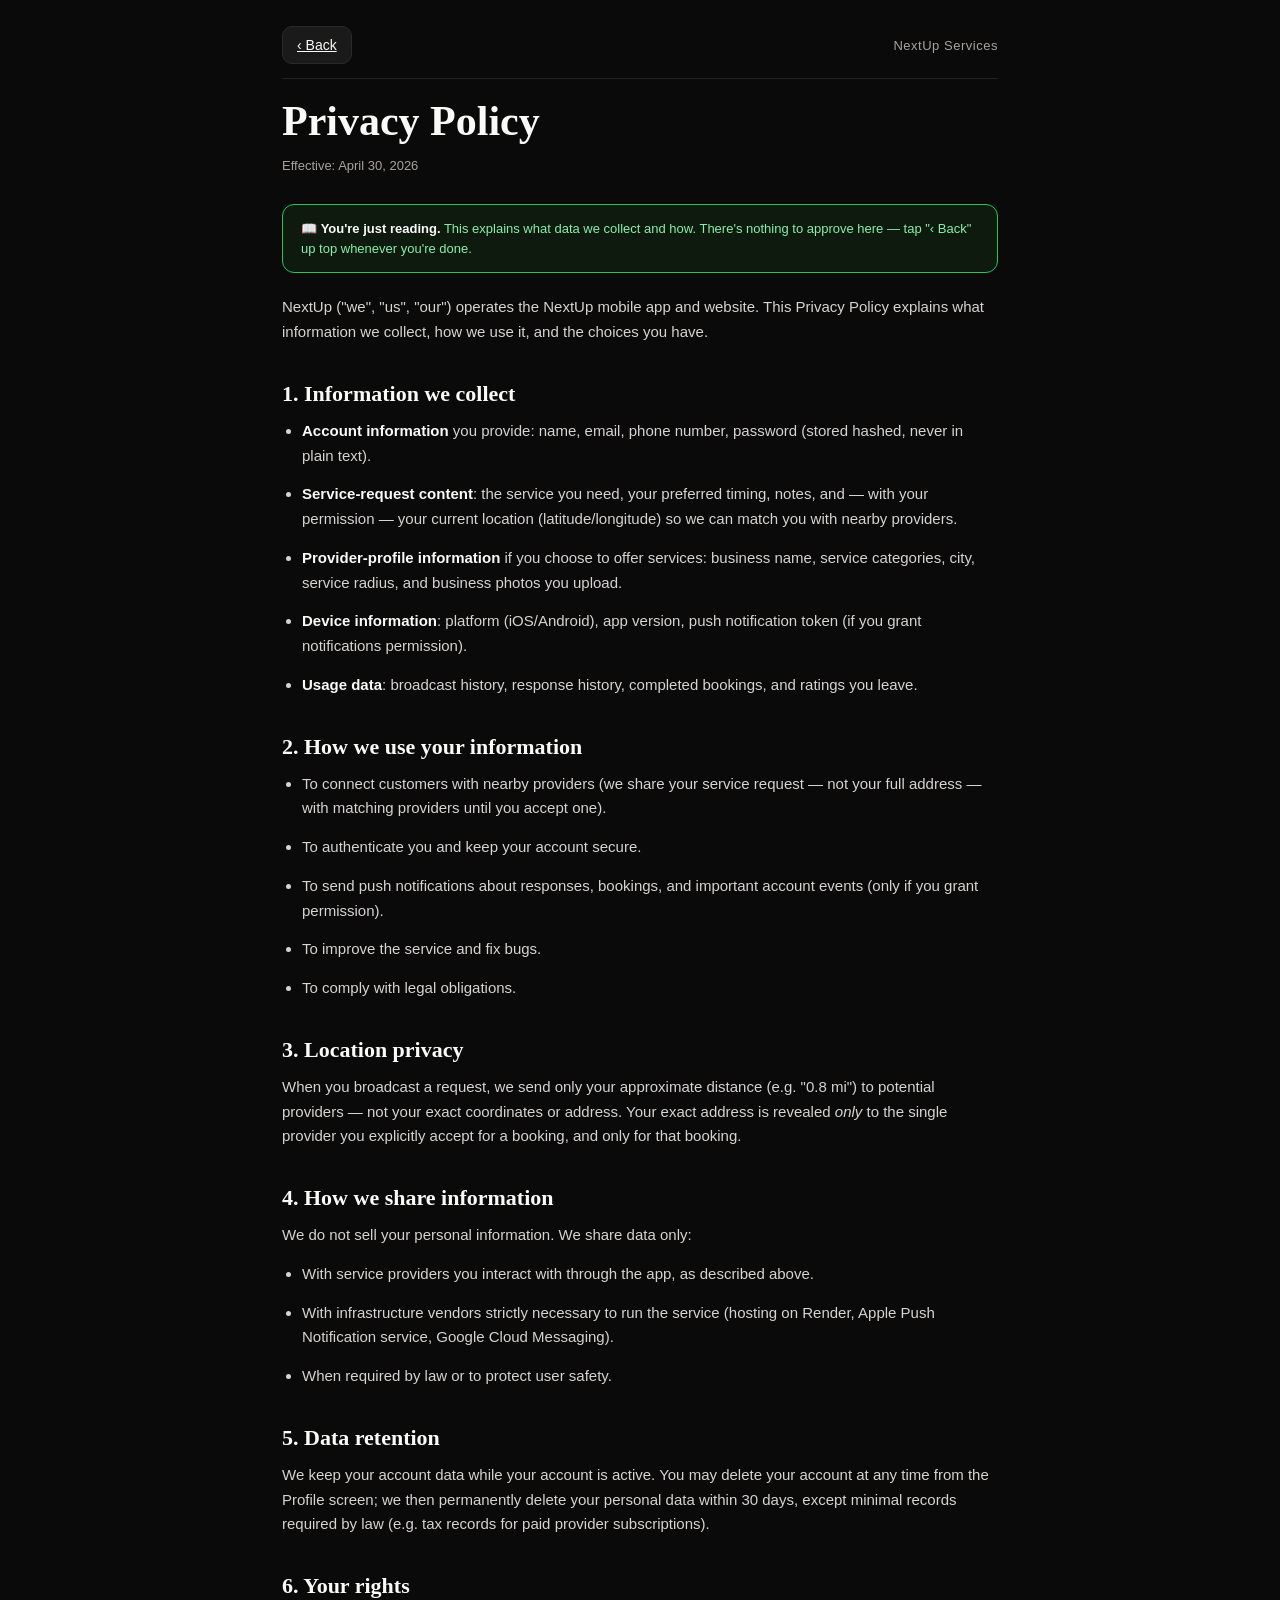
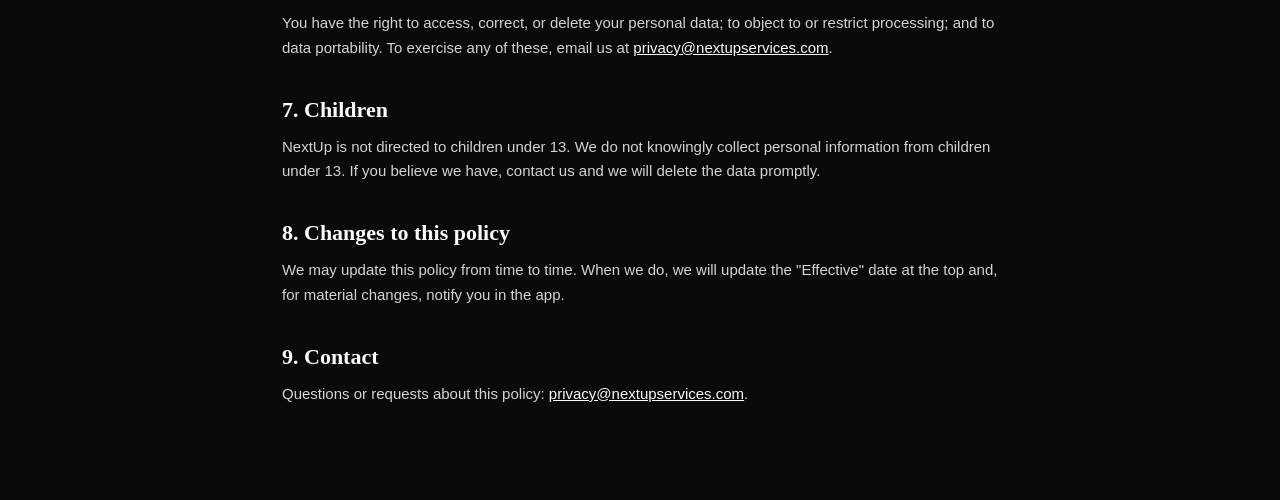
<file: privacy.html>
<!DOCTYPE html>
<html lang="en">
<head>
<meta charset="UTF-8">
<meta name="viewport" content="width=device-width, initial-scale=1.0, viewport-fit=cover">
<title>Privacy Policy — NextUp Services</title>
<meta name="description" content="NextUp Services privacy policy — what data we collect, how we use it, and your rights.">
<link rel="canonical" href="https://nextupservices.com/privacy.html">
<link rel="icon" type="image/png" href="./favicon.png">
<style>
  /* Self-contained styles (no external CSS) so this page renders identically
     in the public website AND inside the Capacitor app webview, where
     ./base.css and ./style.css don't exist. */
  *, *::before, *::after { box-sizing: border-box; }
  /* iOS WKWebView scroll fix — see terms.html for the full reasoning.
     html locked to viewport, body is the explicit scroll container.
     Avoids the nested-scroll trap that iOS handles unreliably. */
  html, body {
    margin: 0;
    padding: 0;
    background: #0a0a0a;
    color: #fafaf9;
    font-family: -apple-system, BlinkMacSystemFont, "Segoe UI", "Helvetica Neue", Arial, sans-serif;
    -webkit-text-size-adjust: 100%;
  }
  /* v1.3.14 — bulletproof scroll. See terms.html for full reasoning.
     Default window scroll, no height constraints, safe-area padding
     moved into .legal wrapper. */
  body {
    -webkit-overflow-scrolling: touch;
    min-height: 100%;
  }
  .legal {
    max-width: 760px;
    margin: 0 auto;
    padding-top: calc(18px + env(safe-area-inset-top));
    padding-bottom: calc(80px + env(safe-area-inset-bottom));
    padding-left: calc(22px + env(safe-area-inset-left));
    padding-right: calc(22px + env(safe-area-inset-right));
  }
  .legal__topbar {
    display: flex;
    align-items: center;
    justify-content: space-between;
    padding: 8px 0 14px;
    border-bottom: 1px solid #232323;
    margin-bottom: 18px;
  }
  .legal__back {
    display: inline-block;
    padding: 10px 14px;
    background: #1a1a1a;
    border: 1px solid #2a2a2a;
    border-radius: 10px;
    font-size: 14px;
    color: #fafaf9;
    text-decoration: none;
    cursor: pointer;
    -webkit-tap-highlight-color: transparent;
  }
  .legal__back:active { background: #232323; }
  .legal__brand { font-size: 13px; color: #a8a29e; letter-spacing: 0.04em; }
  .legal h1 { font-family: Georgia, "Times New Roman", serif; font-size: clamp(28px, 5vw, 42px); margin: 0 0 10px; font-weight: 600; }
  .legal .legal__updated { color: #a8a29e; font-size: 13px; margin-bottom: 28px; }
  .legal h2 { font-family: Georgia, "Times New Roman", serif; font-size: 22px; margin: 36px 0 12px; color: #fafaf9; font-weight: 600; }
  .legal p, .legal li { font-size: 15px; line-height: 1.65; color: #d6d3d1; margin: 0 0 14px; }
  .legal ul { padding-left: 20px; margin: 0 0 14px; }
  .legal a { color: #fafaf9; text-decoration: underline; }
  .legal__readonly { background: #0f1a0f; border: 1px solid #22c55e; border-radius: 12px; padding: 14px 18px; margin: 6px 0 22px; }
  .legal__readonly p { color: #86efac; margin: 0; font-size: 13px; line-height: 1.5; }
  .legal strong { color: #fafaf9; }
</style>
</head>
<body>
<div class="legal">
  <div class="legal__topbar">
    <a href="javascript:void(0)" class="legal__back" id="back-btn" role="button">&lsaquo; Back</a>
    <span class="legal__brand">NextUp Services</span>
  </div>
  <h1>Privacy Policy</h1>
  <p class="legal__updated">Effective: April 30, 2026</p>

  <div class="legal__readonly">
    <p>📖 <strong>You're just reading.</strong> This explains what data we collect and how. There's nothing to approve here — tap "&lsaquo; Back" up top whenever you're done.</p>
  </div>

  <p>NextUp ("we", "us", "our") operates the NextUp mobile app and website. This Privacy Policy explains what information we collect, how we use it, and the choices you have.</p>

  <h2>1. Information we collect</h2>
  <ul>
    <li><strong>Account information</strong> you provide: name, email, phone number, password (stored hashed, never in plain text).</li>
    <li><strong>Service-request content</strong>: the service you need, your preferred timing, notes, and — with your permission — your current location (latitude/longitude) so we can match you with nearby providers.</li>
    <li><strong>Provider-profile information</strong> if you choose to offer services: business name, service categories, city, service radius, and business photos you upload.</li>
    <li><strong>Device information</strong>: platform (iOS/Android), app version, push notification token (if you grant notifications permission).</li>
    <li><strong>Usage data</strong>: broadcast history, response history, completed bookings, and ratings you leave.</li>
  </ul>

  <h2>2. How we use your information</h2>
  <ul>
    <li>To connect customers with nearby providers (we share your service request — not your full address — with matching providers until you accept one).</li>
    <li>To authenticate you and keep your account secure.</li>
    <li>To send push notifications about responses, bookings, and important account events (only if you grant permission).</li>
    <li>To improve the service and fix bugs.</li>
    <li>To comply with legal obligations.</li>
  </ul>

  <h2>3. Location privacy</h2>
  <p>When you broadcast a request, we send only your approximate distance (e.g. "0.8 mi") to potential providers — not your exact coordinates or address. Your exact address is revealed <em>only</em> to the single provider you explicitly accept for a booking, and only for that booking.</p>

  <h2>4. How we share information</h2>
  <p>We do not sell your personal information. We share data only:</p>
  <ul>
    <li>With service providers you interact with through the app, as described above.</li>
    <li>With infrastructure vendors strictly necessary to run the service (hosting on Render, Apple Push Notification service, Google Cloud Messaging).</li>
    <li>When required by law or to protect user safety.</li>
  </ul>

  <h2>5. Data retention</h2>
  <p>We keep your account data while your account is active. You may delete your account at any time from the Profile screen; we then permanently delete your personal data within 30 days, except minimal records required by law (e.g. tax records for paid provider subscriptions).</p>

  <h2>6. Your rights</h2>
  <p>You have the right to access, correct, or delete your personal data; to object to or restrict processing; and to data portability. To exercise any of these, email us at <a href="mailto:privacy@nextupservices.com">privacy@nextupservices.com</a>.</p>

  <h2>7. Children</h2>
  <p>NextUp is not directed to children under 13. We do not knowingly collect personal information from children under 13. If you believe we have, contact us and we will delete the data promptly.</p>

  <h2>8. Changes to this policy</h2>
  <p>We may update this policy from time to time. When we do, we will update the "Effective" date at the top and, for material changes, notify you in the app.</p>

  <h2>9. Contact</h2>
  <p>Questions or requests about this policy: <a href="mailto:privacy@nextupservices.com">privacy@nextupservices.com</a>.</p>
</div>

<script>
  // Smart back button: prefer browser history; fall back to "./" if direct visit.
  (function () {
    var btn = document.getElementById('back-btn');
    if (!btn) return;
    btn.addEventListener('click', function () {
      if (window.history && window.history.length > 1) {
        window.history.back();
      } else {
        window.location.href = './';
      }
    });
  })();
</script>
</body>
</html>
</file>
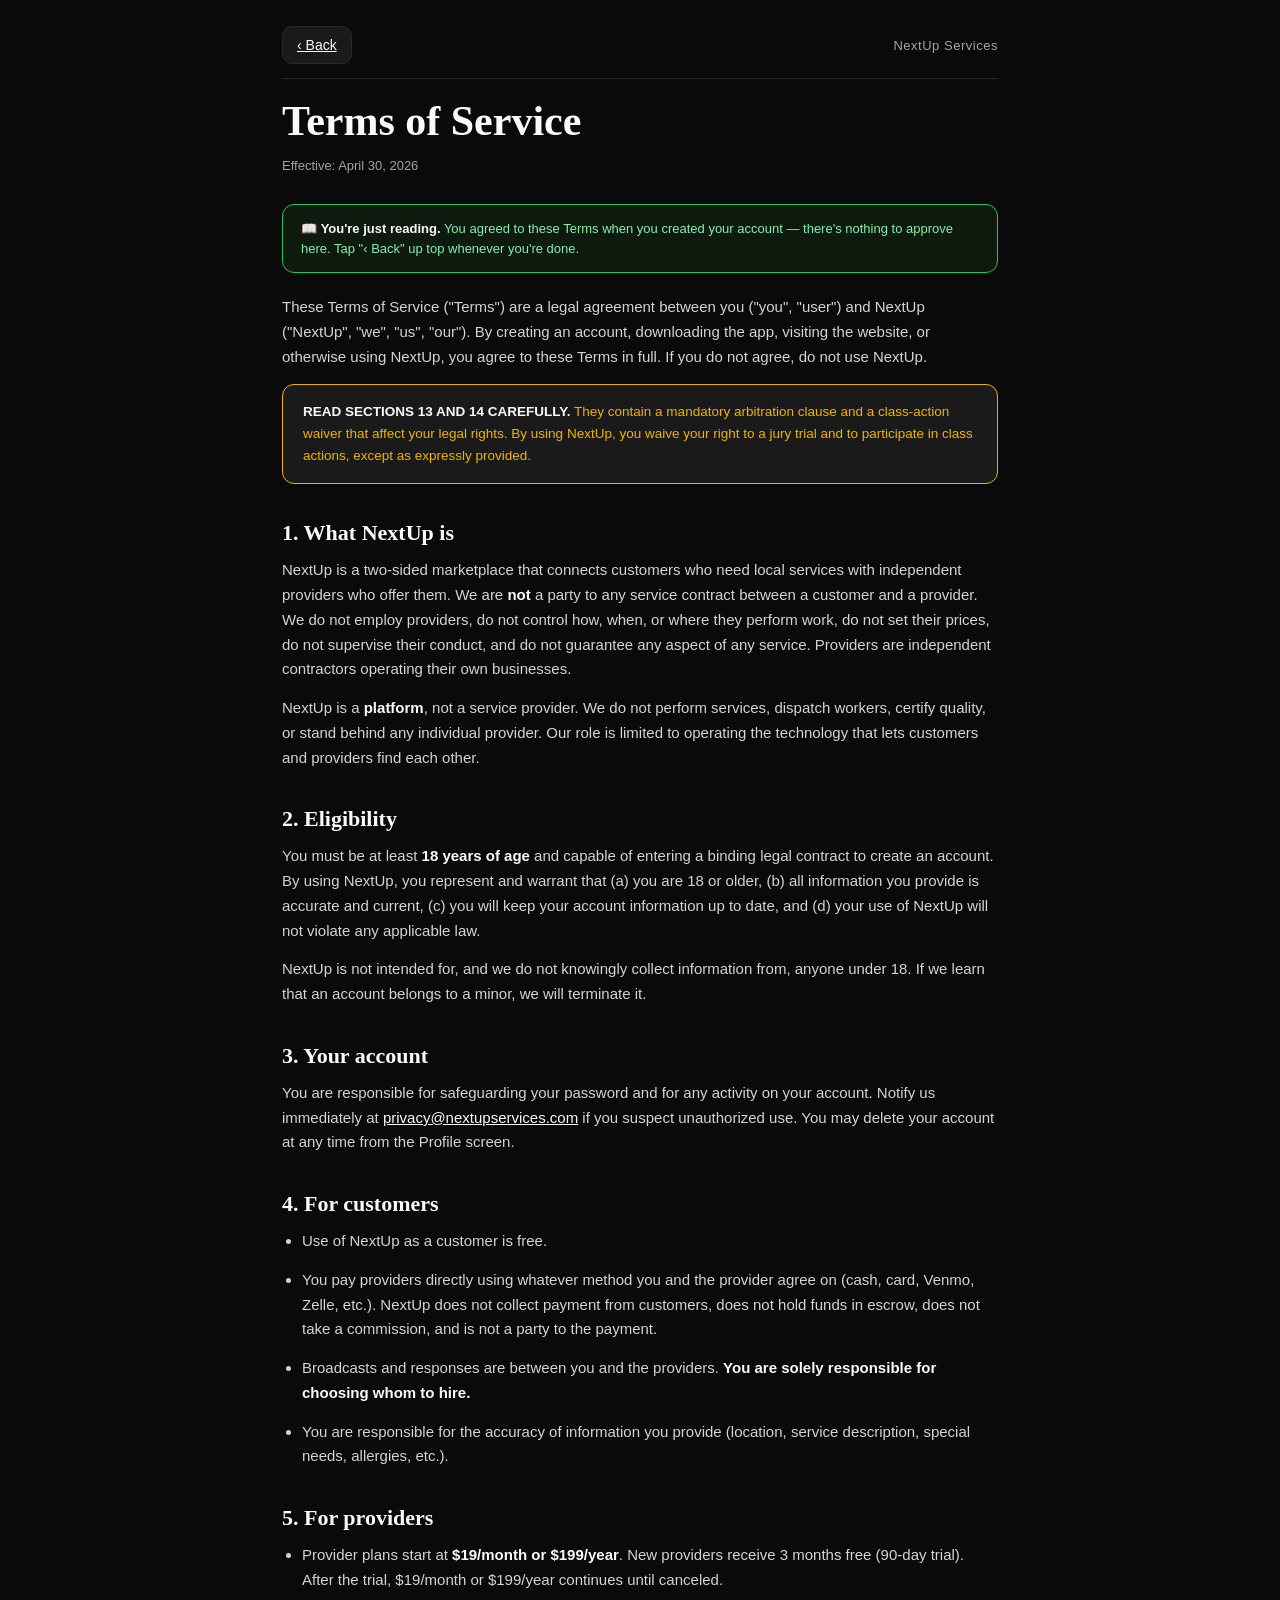
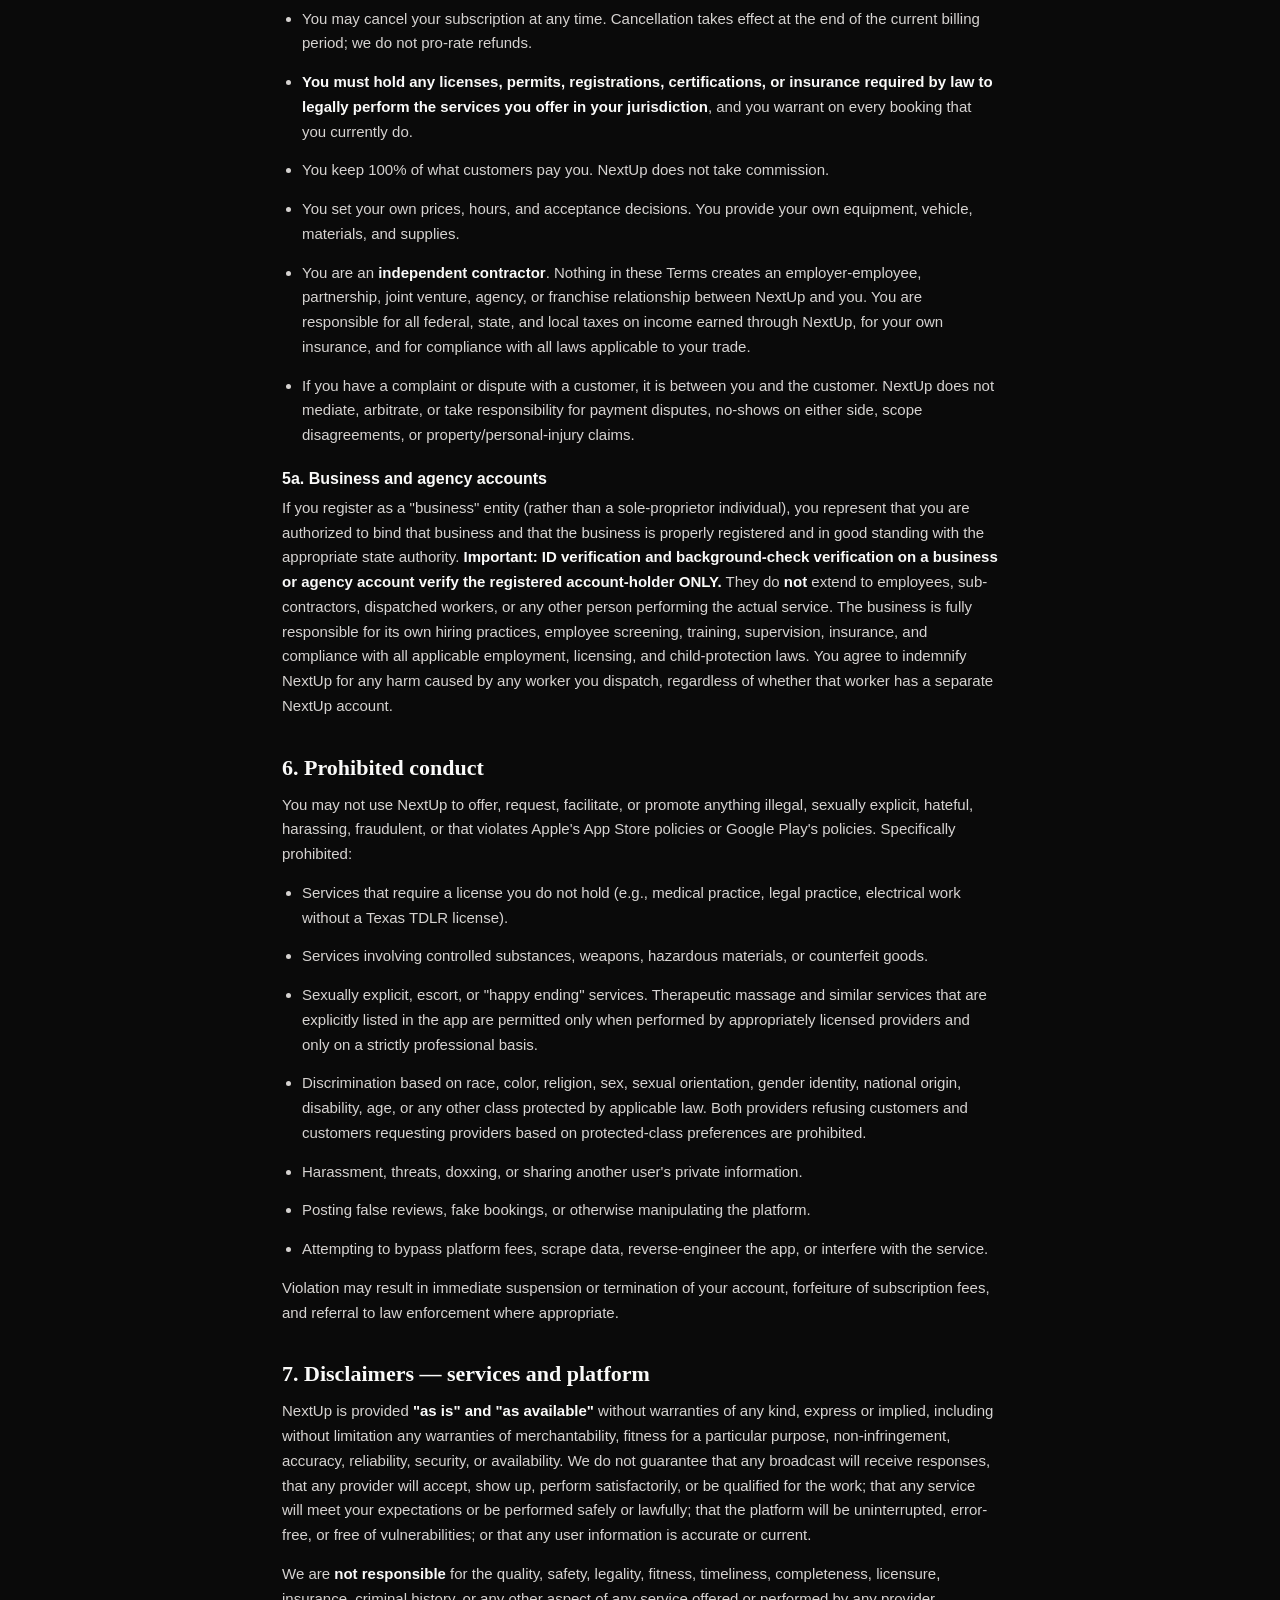
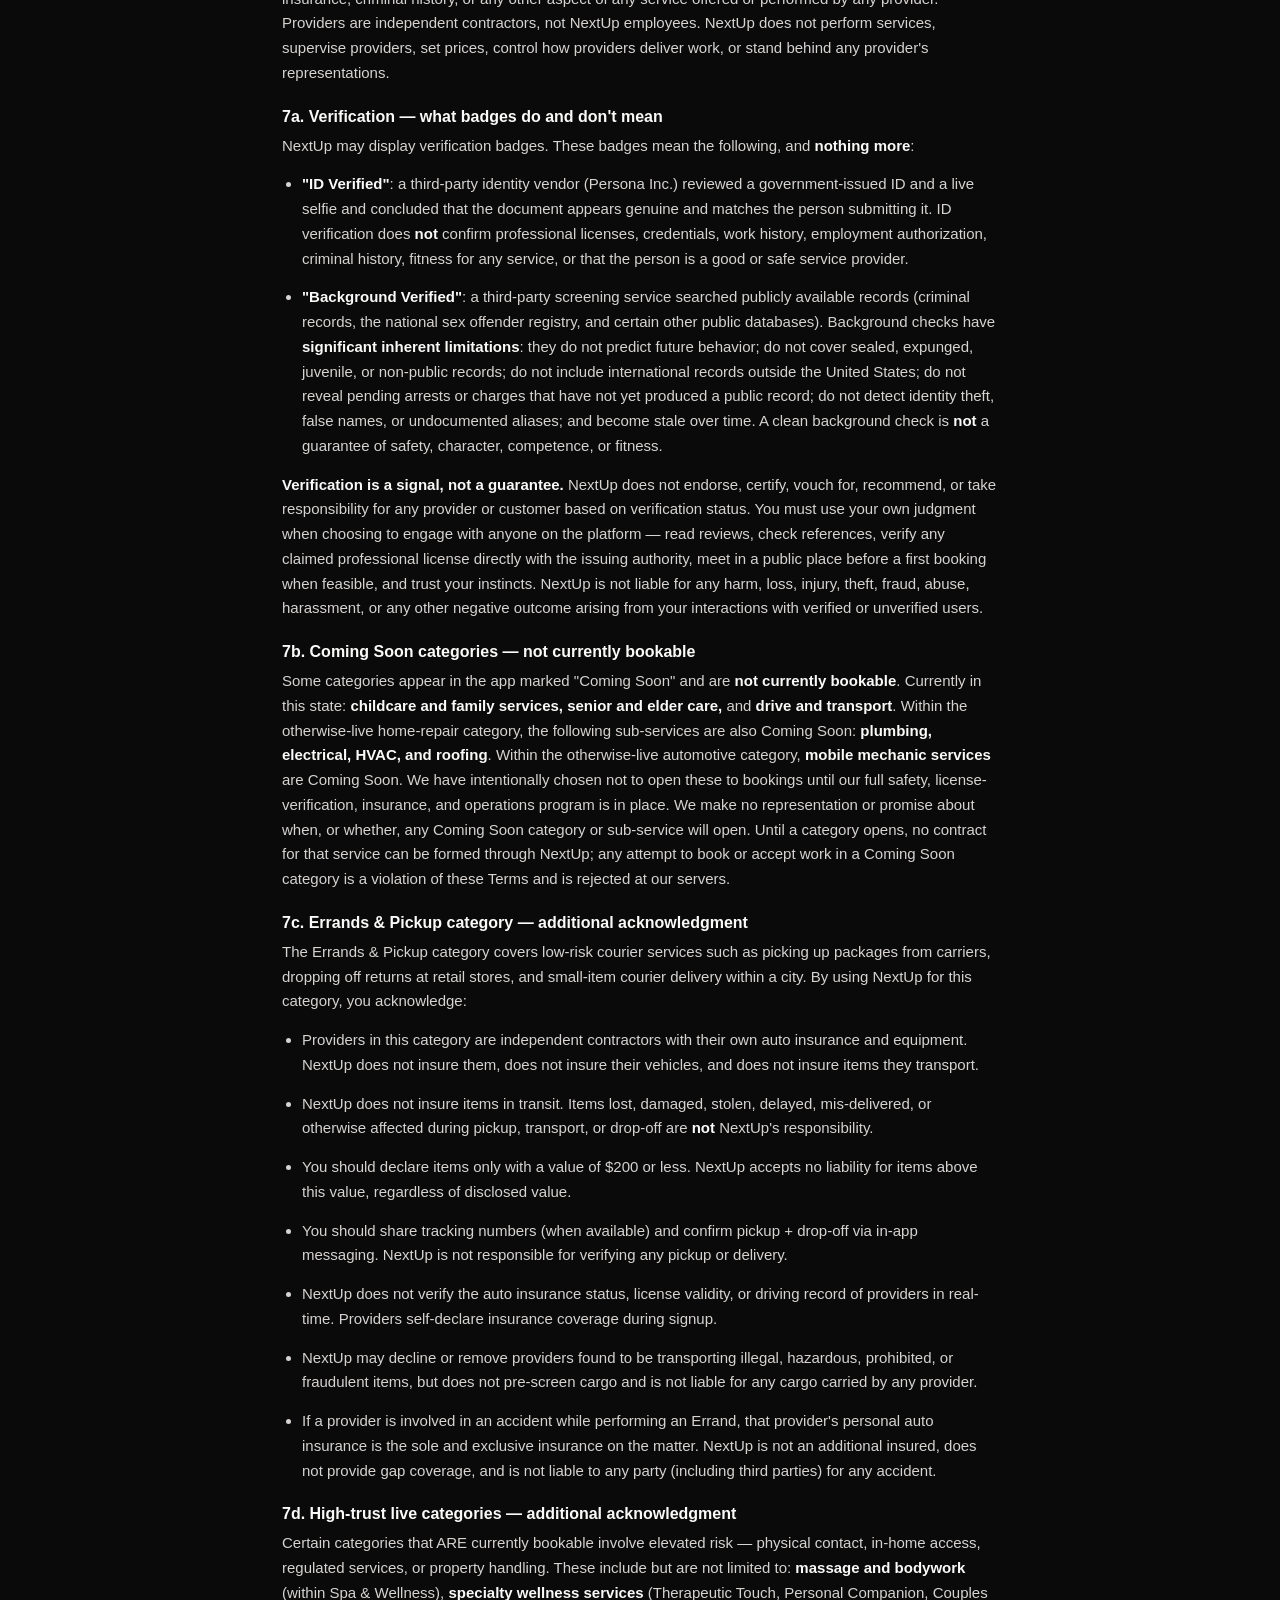
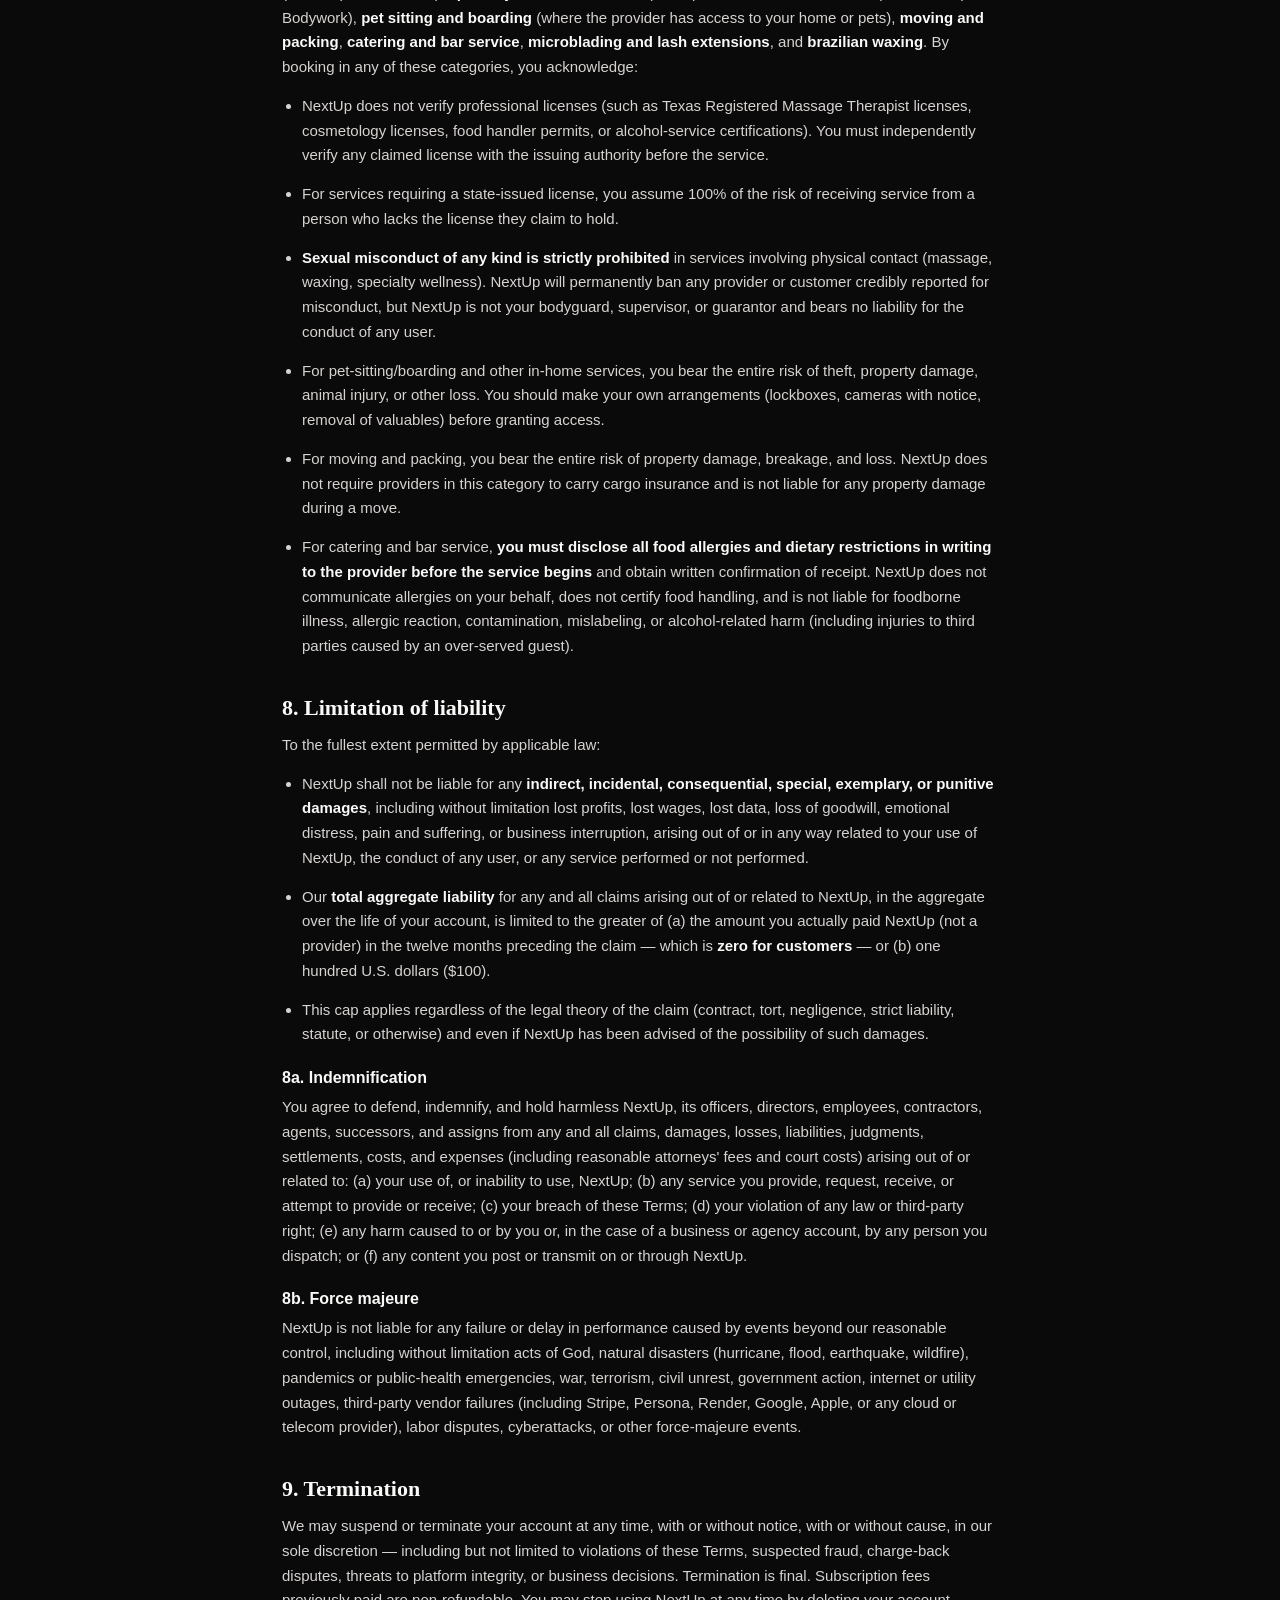
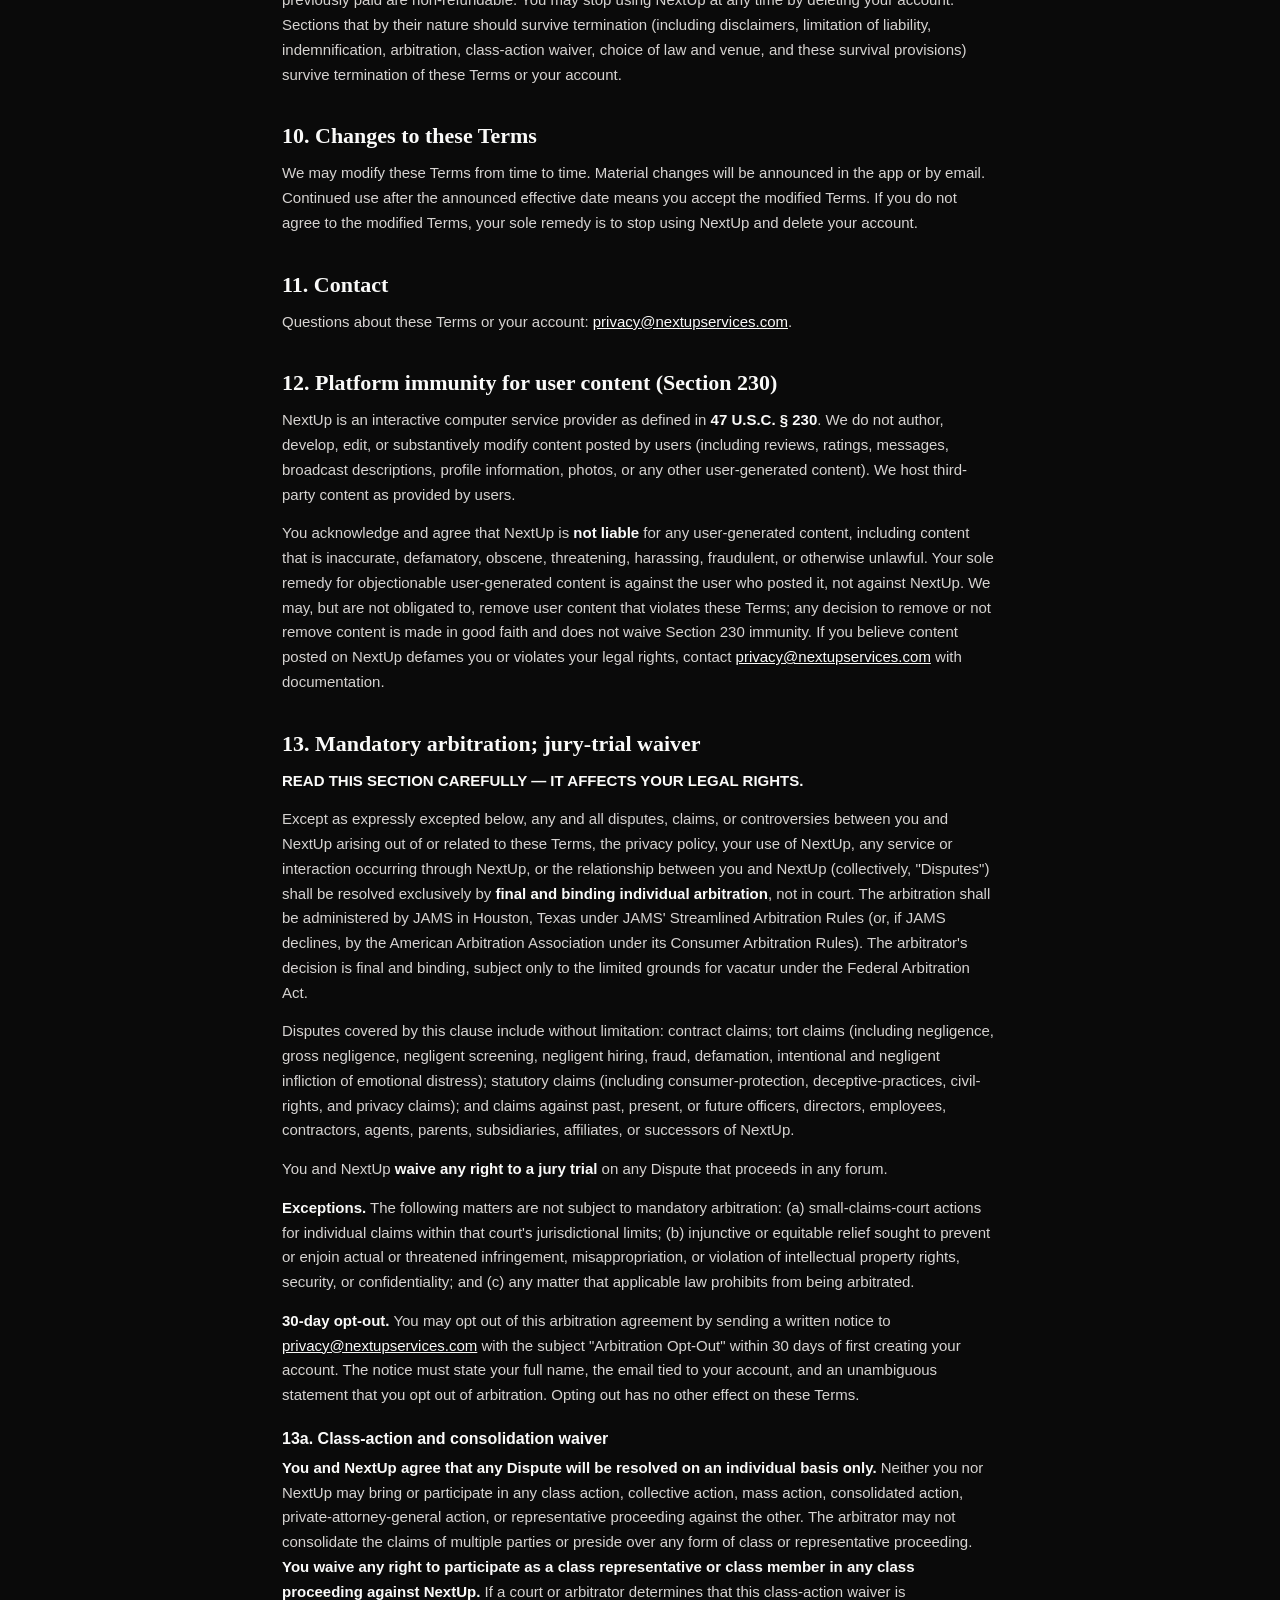
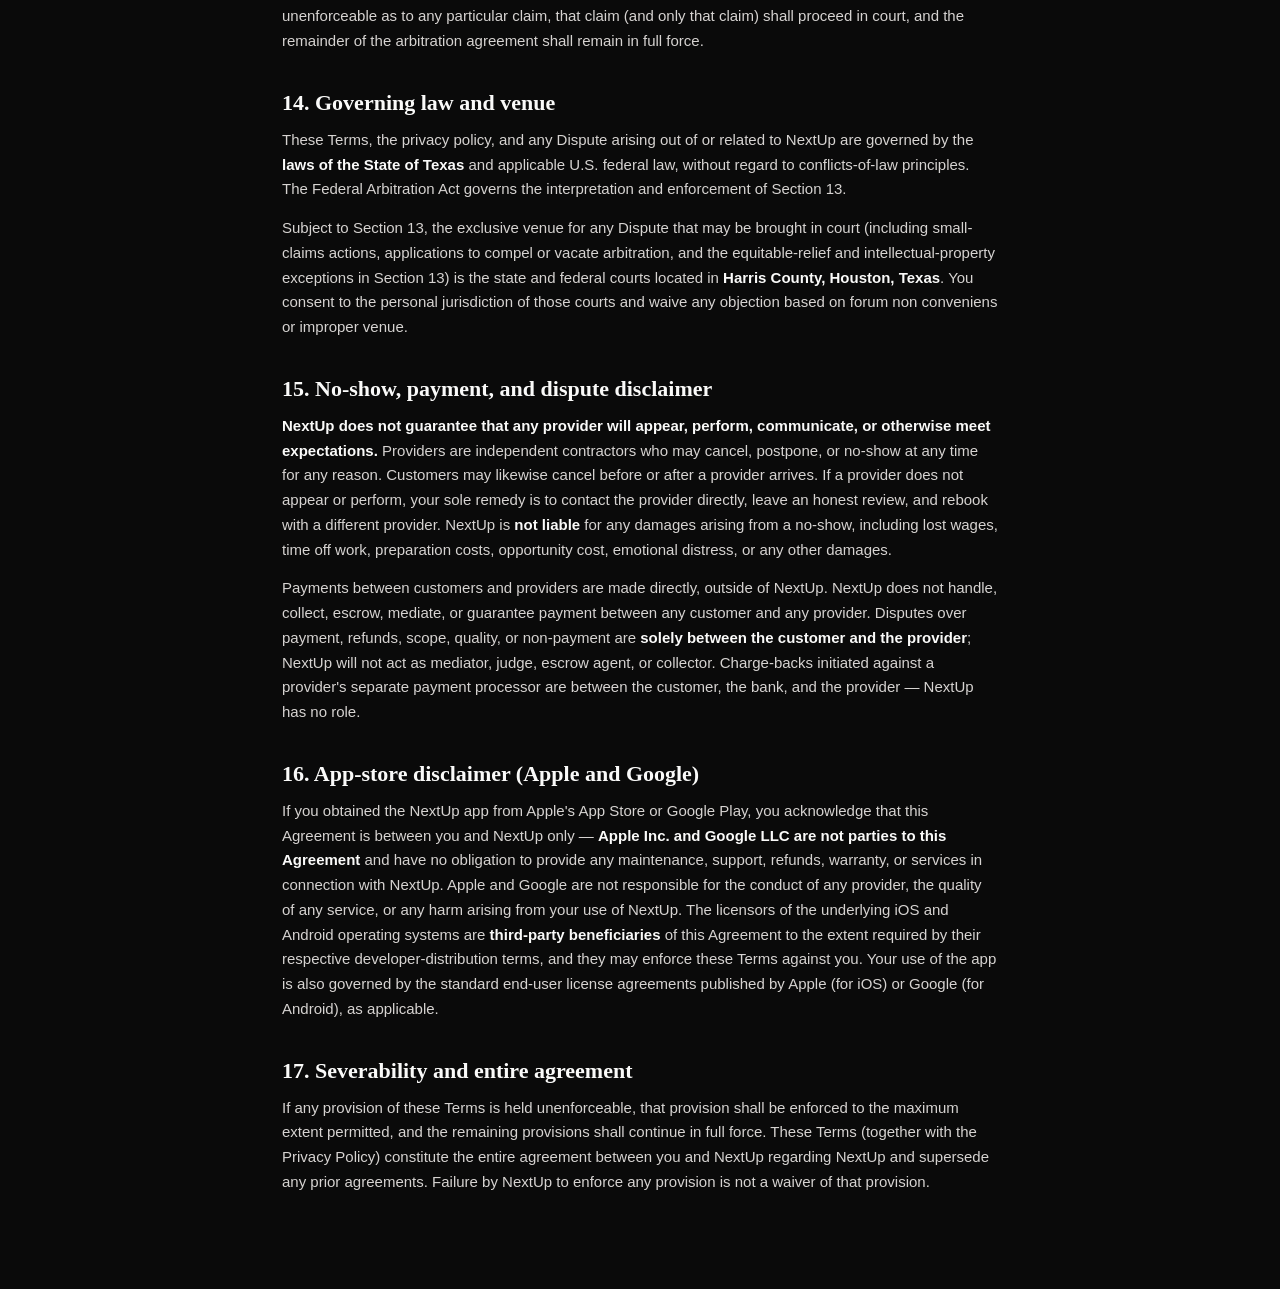
<file: terms.html>
<!DOCTYPE html>
<html lang="en">
<head>
<meta charset="UTF-8">
<meta name="viewport" content="width=device-width, initial-scale=1.0, viewport-fit=cover">
<title>Terms of Service — NextUp Services</title>
<meta name="description" content="NextUp Services terms of service — the agreement between you and NextUp.">
<link rel="canonical" href="https://nextupservices.com/terms.html">
<link rel="icon" type="image/png" href="./favicon.png">
<style>
  /* Self-contained styles (no external CSS) so this page renders identically
     in the public website AND inside the Capacitor app webview, where
     ./base.css and ./style.css don't exist. */
  *, *::before, *::after { box-sizing: border-box; }
  /* iOS WKWebView scroll fix:
     Use the standard pattern where <html> is locked to viewport
     height and <body> is the explicit scroll container. Putting
     overflow-y on BOTH html AND body (previous approach) creates
     nested scroll that iOS handles unreliably — finger swipes get
     trapped between the two scrollers. The pattern below is what
     Twitter, Stripe Checkout, and Apple's own pages use inside
     iOS webviews. Works in Safari desktop + Chrome + Capacitor +
     iOS Mail / Slack in-app browsers. */
  html, body {
    margin: 0;
    padding: 0;
    background: #0a0a0a;
    color: #fafaf9;
    font-family: -apple-system, BlinkMacSystemFont, "Segoe UI", "Helvetica Neue", Arial, sans-serif;
    -webkit-text-size-adjust: 100%;
  }
  /* v1.3.14 — bulletproof scroll. Don't constrain html/body height
     at all; let the document grow to its natural content height
     and let the browser/WKWebView use the default window-level
     scroll. The previous "html locked + body scrolls" pattern
     looked right architecturally but iOS WKWebView in some
     configurations refused to scroll body. Default window scroll
     is the most reliable behavior in every webview. The .legal
     wrapper has its own padding for the safe-area handling. */
  body {
    -webkit-overflow-scrolling: touch;
    min-height: 100%;
  }
  .legal {
    max-width: 760px;
    margin: 0 auto;
    /* Padding includes iPhone safe-area inset so notch / home
       indicator don't clip content. Wrapped here on .legal rather
       than on body so window-level scroll works freely. */
    padding-top: calc(18px + env(safe-area-inset-top));
    padding-bottom: calc(80px + env(safe-area-inset-bottom));
    padding-left: calc(22px + env(safe-area-inset-left));
    padding-right: calc(22px + env(safe-area-inset-right));
  }
  .legal__topbar {
    display: flex;
    align-items: center;
    justify-content: space-between;
    padding: 8px 0 14px;
    border-bottom: 1px solid #232323;
    margin-bottom: 18px;
  }
  .legal__back {
    display: inline-block;
    padding: 10px 14px;
    margin: 0;
    background: #1a1a1a;
    border: 1px solid #2a2a2a;
    border-radius: 10px;
    font-size: 14px;
    color: #fafaf9;
    text-decoration: none;
    cursor: pointer;
    -webkit-tap-highlight-color: transparent;
  }
  .legal__back:active { background: #232323; }
  .legal__brand { font-size: 13px; color: #a8a29e; letter-spacing: 0.04em; }
  .legal h1 { font-family: Georgia, "Times New Roman", serif; font-size: clamp(28px, 5vw, 42px); margin: 0 0 10px; font-weight: 600; }
  .legal .legal__updated { color: #a8a29e; font-size: 13px; margin-bottom: 28px; }
  .legal h2 { font-family: Georgia, "Times New Roman", serif; font-size: 22px; margin: 36px 0 12px; color: #fafaf9; font-weight: 600; }
  .legal h3 { font-size: 16px; margin: 22px 0 8px; color: #fafaf9; font-weight: 600; }
  .legal p, .legal li { font-size: 15px; line-height: 1.65; color: #d6d3d1; margin: 0 0 14px; }
  .legal ul { padding-left: 20px; margin: 0 0 14px; }
  .legal a { color: #fafaf9; text-decoration: underline; }
  .legal__important { background: #1a1a1a; border: 1px solid #f0b400; border-radius: 12px; padding: 16px 20px; margin: 14px 0; }
  .legal__important p { color: #f0b400; margin: 0; font-size: 13.5px; }
  .legal__readonly { background: #0f1a0f; border: 1px solid #22c55e; border-radius: 12px; padding: 14px 18px; margin: 6px 0 22px; }
  .legal__readonly p { color: #86efac; margin: 0; font-size: 13px; line-height: 1.5; }
  .legal strong { color: #fafaf9; }
</style>
</head>
<body>
<div class="legal">
  <div class="legal__topbar">
    <a href="javascript:void(0)" class="legal__back" id="back-btn" role="button">&lsaquo; Back</a>
    <span class="legal__brand">NextUp Services</span>
  </div>
  <h1>Terms of Service</h1>
  <p class="legal__updated">Effective: April 30, 2026</p>

  <div class="legal__readonly">
    <p>📖 <strong>You're just reading.</strong> You agreed to these Terms when you created your account — there's nothing to approve here. Tap "&lsaquo; Back" up top whenever you're done.</p>
  </div>

  <p>These Terms of Service ("Terms") are a legal agreement between you ("you", "user") and NextUp ("NextUp", "we", "us", "our"). By creating an account, downloading the app, visiting the website, or otherwise using NextUp, you agree to these Terms in full. If you do not agree, do not use NextUp.</p>

  <div class="legal__important">
    <p><strong>READ SECTIONS 13 AND 14 CAREFULLY.</strong> They contain a mandatory arbitration clause and a class-action waiver that affect your legal rights. By using NextUp, you waive your right to a jury trial and to participate in class actions, except as expressly provided.</p>
  </div>

  <h2>1. What NextUp is</h2>
  <p>NextUp is a two-sided marketplace that connects customers who need local services with independent providers who offer them. We are <strong>not</strong> a party to any service contract between a customer and a provider. We do not employ providers, do not control how, when, or where they perform work, do not set their prices, do not supervise their conduct, and do not guarantee any aspect of any service. Providers are independent contractors operating their own businesses.</p>
  <p>NextUp is a <strong>platform</strong>, not a service provider. We do not perform services, dispatch workers, certify quality, or stand behind any individual provider. Our role is limited to operating the technology that lets customers and providers find each other.</p>

  <h2>2. Eligibility</h2>
  <p>You must be at least <strong>18 years of age</strong> and capable of entering a binding legal contract to create an account. By using NextUp, you represent and warrant that (a) you are 18 or older, (b) all information you provide is accurate and current, (c) you will keep your account information up to date, and (d) your use of NextUp will not violate any applicable law.</p>
  <p>NextUp is not intended for, and we do not knowingly collect information from, anyone under 18. If we learn that an account belongs to a minor, we will terminate it.</p>

  <h2>3. Your account</h2>
  <p>You are responsible for safeguarding your password and for any activity on your account. Notify us immediately at <a href="mailto:privacy@nextupservices.com">privacy@nextupservices.com</a> if you suspect unauthorized use. You may delete your account at any time from the Profile screen.</p>

  <h2>4. For customers</h2>
  <ul>
    <li>Use of NextUp as a customer is free.</li>
    <li>You pay providers directly using whatever method you and the provider agree on (cash, card, Venmo, Zelle, etc.). NextUp does not collect payment from customers, does not hold funds in escrow, does not take a commission, and is not a party to the payment.</li>
    <li>Broadcasts and responses are between you and the providers. <strong>You are solely responsible for choosing whom to hire.</strong></li>
    <li>You are responsible for the accuracy of information you provide (location, service description, special needs, allergies, etc.).</li>
  </ul>

  <h2>5. For providers</h2>
  <ul>
    <li>Provider plans start at <strong>$19/month or $199/year</strong>. New providers receive 3 months free (90-day trial). After the trial, $19/month or $199/year continues until canceled.</li>
    <li>You may cancel your subscription at any time. Cancellation takes effect at the end of the current billing period; we do not pro-rate refunds.</li>
    <li><strong>You must hold any licenses, permits, registrations, certifications, or insurance required by law to legally perform the services you offer in your jurisdiction</strong>, and you warrant on every booking that you currently do.</li>
    <li>You keep 100% of what customers pay you. NextUp does not take commission.</li>
    <li>You set your own prices, hours, and acceptance decisions. You provide your own equipment, vehicle, materials, and supplies.</li>
    <li>You are an <strong>independent contractor</strong>. Nothing in these Terms creates an employer-employee, partnership, joint venture, agency, or franchise relationship between NextUp and you. You are responsible for all federal, state, and local taxes on income earned through NextUp, for your own insurance, and for compliance with all laws applicable to your trade.</li>
    <li>If you have a complaint or dispute with a customer, it is between you and the customer. NextUp does not mediate, arbitrate, or take responsibility for payment disputes, no-shows on either side, scope disagreements, or property/personal-injury claims.</li>
  </ul>

  <h3>5a. Business and agency accounts</h3>
  <p>If you register as a "business" entity (rather than a sole-proprietor individual), you represent that you are authorized to bind that business and that the business is properly registered and in good standing with the appropriate state authority. <strong>Important: ID verification and background-check verification on a business or agency account verify the registered account-holder ONLY.</strong> They do <strong>not</strong> extend to employees, sub-contractors, dispatched workers, or any other person performing the actual service. The business is fully responsible for its own hiring practices, employee screening, training, supervision, insurance, and compliance with all applicable employment, licensing, and child-protection laws. You agree to indemnify NextUp for any harm caused by any worker you dispatch, regardless of whether that worker has a separate NextUp account.</p>

  <h2>6. Prohibited conduct</h2>
  <p>You may not use NextUp to offer, request, facilitate, or promote anything illegal, sexually explicit, hateful, harassing, fraudulent, or that violates Apple's App Store policies or Google Play's policies. Specifically prohibited:</p>
  <ul>
    <li>Services that require a license you do not hold (e.g., medical practice, legal practice, electrical work without a Texas TDLR license).</li>
    <li>Services involving controlled substances, weapons, hazardous materials, or counterfeit goods.</li>
    <li>Sexually explicit, escort, or "happy ending" services. Therapeutic massage and similar services that are explicitly listed in the app are permitted only when performed by appropriately licensed providers and only on a strictly professional basis.</li>
    <li>Discrimination based on race, color, religion, sex, sexual orientation, gender identity, national origin, disability, age, or any other class protected by applicable law. Both providers refusing customers and customers requesting providers based on protected-class preferences are prohibited.</li>
    <li>Harassment, threats, doxxing, or sharing another user's private information.</li>
    <li>Posting false reviews, fake bookings, or otherwise manipulating the platform.</li>
    <li>Attempting to bypass platform fees, scrape data, reverse-engineer the app, or interfere with the service.</li>
  </ul>
  <p>Violation may result in immediate suspension or termination of your account, forfeiture of subscription fees, and referral to law enforcement where appropriate.</p>

  <h2>7. Disclaimers — services and platform</h2>
  <p>NextUp is provided <strong>"as is" and "as available"</strong> without warranties of any kind, express or implied, including without limitation any warranties of merchantability, fitness for a particular purpose, non-infringement, accuracy, reliability, security, or availability. We do not guarantee that any broadcast will receive responses, that any provider will accept, show up, perform satisfactorily, or be qualified for the work; that any service will meet your expectations or be performed safely or lawfully; that the platform will be uninterrupted, error-free, or free of vulnerabilities; or that any user information is accurate or current.</p>
  <p>We are <strong>not responsible</strong> for the quality, safety, legality, fitness, timeliness, completeness, licensure, insurance, criminal history, or any other aspect of any service offered or performed by any provider. Providers are independent contractors, not NextUp employees. NextUp does not perform services, supervise providers, set prices, control how providers deliver work, or stand behind any provider's representations.</p>

  <h3>7a. Verification — what badges do and don't mean</h3>
  <p>NextUp may display verification badges. These badges mean the following, and <strong>nothing more</strong>:</p>
  <ul>
    <li><strong>"ID Verified"</strong>: a third-party identity vendor (Persona Inc.) reviewed a government-issued ID and a live selfie and concluded that the document appears genuine and matches the person submitting it. ID verification does <strong>not</strong> confirm professional licenses, credentials, work history, employment authorization, criminal history, fitness for any service, or that the person is a good or safe service provider.</li>
    <li><strong>"Background Verified"</strong>: a third-party screening service searched publicly available records (criminal records, the national sex offender registry, and certain other public databases). Background checks have <strong>significant inherent limitations</strong>: they do not predict future behavior; do not cover sealed, expunged, juvenile, or non-public records; do not include international records outside the United States; do not reveal pending arrests or charges that have not yet produced a public record; do not detect identity theft, false names, or undocumented aliases; and become stale over time. A clean background check is <strong>not</strong> a guarantee of safety, character, competence, or fitness.</li>
  </ul>
  <p><strong>Verification is a signal, not a guarantee.</strong> NextUp does not endorse, certify, vouch for, recommend, or take responsibility for any provider or customer based on verification status. You must use your own judgment when choosing to engage with anyone on the platform — read reviews, check references, verify any claimed professional license directly with the issuing authority, meet in a public place before a first booking when feasible, and trust your instincts. NextUp is not liable for any harm, loss, injury, theft, fraud, abuse, harassment, or any other negative outcome arising from your interactions with verified or unverified users.</p>

  <h3>7b. Coming Soon categories — not currently bookable</h3>
  <p>Some categories appear in the app marked "Coming Soon" and are <strong>not currently bookable</strong>. Currently in this state: <strong>childcare and family services, senior and elder care,</strong> and <strong>drive and transport</strong>. Within the otherwise-live home-repair category, the following sub-services are also Coming Soon: <strong>plumbing, electrical, HVAC, and roofing</strong>. Within the otherwise-live automotive category, <strong>mobile mechanic services</strong> are Coming Soon. We have intentionally chosen not to open these to bookings until our full safety, license-verification, insurance, and operations program is in place. We make no representation or promise about when, or whether, any Coming Soon category or sub-service will open. Until a category opens, no contract for that service can be formed through NextUp; any attempt to book or accept work in a Coming Soon category is a violation of these Terms and is rejected at our servers.</p>

  <h3>7c. Errands &amp; Pickup category — additional acknowledgment</h3>
  <p>The Errands &amp; Pickup category covers low-risk courier services such as picking up packages from carriers, dropping off returns at retail stores, and small-item courier delivery within a city. By using NextUp for this category, you acknowledge:</p>
  <ul>
    <li>Providers in this category are independent contractors with their own auto insurance and equipment. NextUp does not insure them, does not insure their vehicles, and does not insure items they transport.</li>
    <li>NextUp does not insure items in transit. Items lost, damaged, stolen, delayed, mis-delivered, or otherwise affected during pickup, transport, or drop-off are <strong>not</strong> NextUp's responsibility.</li>
    <li>You should declare items only with a value of $200 or less. NextUp accepts no liability for items above this value, regardless of disclosed value.</li>
    <li>You should share tracking numbers (when available) and confirm pickup + drop-off via in-app messaging. NextUp is not responsible for verifying any pickup or delivery.</li>
    <li>NextUp does not verify the auto insurance status, license validity, or driving record of providers in real-time. Providers self-declare insurance coverage during signup.</li>
    <li>NextUp may decline or remove providers found to be transporting illegal, hazardous, prohibited, or fraudulent items, but does not pre-screen cargo and is not liable for any cargo carried by any provider.</li>
    <li>If a provider is involved in an accident while performing an Errand, that provider's personal auto insurance is the sole and exclusive insurance on the matter. NextUp is not an additional insured, does not provide gap coverage, and is not liable to any party (including third parties) for any accident.</li>
  </ul>

  <h3>7d. High-trust live categories — additional acknowledgment</h3>
  <p>Certain categories that ARE currently bookable involve elevated risk — physical contact, in-home access, regulated services, or property handling. These include but are not limited to: <strong>massage and bodywork</strong> (within Spa &amp; Wellness), <strong>specialty wellness services</strong> (Therapeutic Touch, Personal Companion, Couples Bodywork), <strong>pet sitting and boarding</strong> (where the provider has access to your home or pets), <strong>moving and packing</strong>, <strong>catering and bar service</strong>, <strong>microblading and lash extensions</strong>, and <strong>brazilian waxing</strong>. By booking in any of these categories, you acknowledge:</p>
  <ul>
    <li>NextUp does not verify professional licenses (such as Texas Registered Massage Therapist licenses, cosmetology licenses, food handler permits, or alcohol-service certifications). You must independently verify any claimed license with the issuing authority before the service.</li>
    <li>For services requiring a state-issued license, you assume 100% of the risk of receiving service from a person who lacks the license they claim to hold.</li>
    <li><strong>Sexual misconduct of any kind is strictly prohibited</strong> in services involving physical contact (massage, waxing, specialty wellness). NextUp will permanently ban any provider or customer credibly reported for misconduct, but NextUp is not your bodyguard, supervisor, or guarantor and bears no liability for the conduct of any user.</li>
    <li>For pet-sitting/boarding and other in-home services, you bear the entire risk of theft, property damage, animal injury, or other loss. You should make your own arrangements (lockboxes, cameras with notice, removal of valuables) before granting access.</li>
    <li>For moving and packing, you bear the entire risk of property damage, breakage, and loss. NextUp does not require providers in this category to carry cargo insurance and is not liable for any property damage during a move.</li>
    <li>For catering and bar service, <strong>you must disclose all food allergies and dietary restrictions in writing to the provider before the service begins</strong> and obtain written confirmation of receipt. NextUp does not communicate allergies on your behalf, does not certify food handling, and is not liable for foodborne illness, allergic reaction, contamination, mislabeling, or alcohol-related harm (including injuries to third parties caused by an over-served guest).</li>
  </ul>

  <h2>8. Limitation of liability</h2>
  <p>To the fullest extent permitted by applicable law:</p>
  <ul>
    <li>NextUp shall not be liable for any <strong>indirect, incidental, consequential, special, exemplary, or punitive damages</strong>, including without limitation lost profits, lost wages, lost data, loss of goodwill, emotional distress, pain and suffering, or business interruption, arising out of or in any way related to your use of NextUp, the conduct of any user, or any service performed or not performed.</li>
    <li>Our <strong>total aggregate liability</strong> for any and all claims arising out of or related to NextUp, in the aggregate over the life of your account, is limited to the greater of (a) the amount you actually paid NextUp (not a provider) in the twelve months preceding the claim — which is <strong>zero for customers</strong> — or (b) one hundred U.S. dollars ($100).</li>
    <li>This cap applies regardless of the legal theory of the claim (contract, tort, negligence, strict liability, statute, or otherwise) and even if NextUp has been advised of the possibility of such damages.</li>
  </ul>

  <h3>8a. Indemnification</h3>
  <p>You agree to defend, indemnify, and hold harmless NextUp, its officers, directors, employees, contractors, agents, successors, and assigns from any and all claims, damages, losses, liabilities, judgments, settlements, costs, and expenses (including reasonable attorneys' fees and court costs) arising out of or related to: (a) your use of, or inability to use, NextUp; (b) any service you provide, request, receive, or attempt to provide or receive; (c) your breach of these Terms; (d) your violation of any law or third-party right; (e) any harm caused to or by you or, in the case of a business or agency account, by any person you dispatch; or (f) any content you post or transmit on or through NextUp.</p>

  <h3>8b. Force majeure</h3>
  <p>NextUp is not liable for any failure or delay in performance caused by events beyond our reasonable control, including without limitation acts of God, natural disasters (hurricane, flood, earthquake, wildfire), pandemics or public-health emergencies, war, terrorism, civil unrest, government action, internet or utility outages, third-party vendor failures (including Stripe, Persona, Render, Google, Apple, or any cloud or telecom provider), labor disputes, cyberattacks, or other force-majeure events.</p>

  <h2>9. Termination</h2>
  <p>We may suspend or terminate your account at any time, with or without notice, with or without cause, in our sole discretion — including but not limited to violations of these Terms, suspected fraud, charge-back disputes, threats to platform integrity, or business decisions. Termination is final. Subscription fees previously paid are non-refundable. You may stop using NextUp at any time by deleting your account. Sections that by their nature should survive termination (including disclaimers, limitation of liability, indemnification, arbitration, class-action waiver, choice of law and venue, and these survival provisions) survive termination of these Terms or your account.</p>

  <h2>10. Changes to these Terms</h2>
  <p>We may modify these Terms from time to time. Material changes will be announced in the app or by email. Continued use after the announced effective date means you accept the modified Terms. If you do not agree to the modified Terms, your sole remedy is to stop using NextUp and delete your account.</p>

  <h2>11. Contact</h2>
  <p>Questions about these Terms or your account: <a href="mailto:privacy@nextupservices.com">privacy@nextupservices.com</a>.</p>

  <h2>12. Platform immunity for user content (Section 230)</h2>
  <p>NextUp is an interactive computer service provider as defined in <strong>47 U.S.C. § 230</strong>. We do not author, develop, edit, or substantively modify content posted by users (including reviews, ratings, messages, broadcast descriptions, profile information, photos, or any other user-generated content). We host third-party content as provided by users.</p>
  <p>You acknowledge and agree that NextUp is <strong>not liable</strong> for any user-generated content, including content that is inaccurate, defamatory, obscene, threatening, harassing, fraudulent, or otherwise unlawful. Your sole remedy for objectionable user-generated content is against the user who posted it, not against NextUp. We may, but are not obligated to, remove user content that violates these Terms; any decision to remove or not remove content is made in good faith and does not waive Section 230 immunity. If you believe content posted on NextUp defames you or violates your legal rights, contact <a href="mailto:privacy@nextupservices.com">privacy@nextupservices.com</a> with documentation.</p>

  <h2>13. Mandatory arbitration; jury-trial waiver</h2>
  <p><strong>READ THIS SECTION CAREFULLY — IT AFFECTS YOUR LEGAL RIGHTS.</strong></p>
  <p>Except as expressly excepted below, any and all disputes, claims, or controversies between you and NextUp arising out of or related to these Terms, the privacy policy, your use of NextUp, any service or interaction occurring through NextUp, or the relationship between you and NextUp (collectively, "Disputes") shall be resolved exclusively by <strong>final and binding individual arbitration</strong>, not in court. The arbitration shall be administered by JAMS in Houston, Texas under JAMS' Streamlined Arbitration Rules (or, if JAMS declines, by the American Arbitration Association under its Consumer Arbitration Rules). The arbitrator's decision is final and binding, subject only to the limited grounds for vacatur under the Federal Arbitration Act.</p>
  <p>Disputes covered by this clause include without limitation: contract claims; tort claims (including negligence, gross negligence, negligent screening, negligent hiring, fraud, defamation, intentional and negligent infliction of emotional distress); statutory claims (including consumer-protection, deceptive-practices, civil-rights, and privacy claims); and claims against past, present, or future officers, directors, employees, contractors, agents, parents, subsidiaries, affiliates, or successors of NextUp.</p>
  <p>You and NextUp <strong>waive any right to a jury trial</strong> on any Dispute that proceeds in any forum.</p>
  <p><strong>Exceptions.</strong> The following matters are not subject to mandatory arbitration: (a) small-claims-court actions for individual claims within that court's jurisdictional limits; (b) injunctive or equitable relief sought to prevent or enjoin actual or threatened infringement, misappropriation, or violation of intellectual property rights, security, or confidentiality; and (c) any matter that applicable law prohibits from being arbitrated.</p>
  <p><strong>30-day opt-out.</strong> You may opt out of this arbitration agreement by sending a written notice to <a href="mailto:privacy@nextupservices.com">privacy@nextupservices.com</a> with the subject "Arbitration Opt-Out" within 30 days of first creating your account. The notice must state your full name, the email tied to your account, and an unambiguous statement that you opt out of arbitration. Opting out has no other effect on these Terms.</p>

  <h3>13a. Class-action and consolidation waiver</h3>
  <p><strong>You and NextUp agree that any Dispute will be resolved on an individual basis only.</strong> Neither you nor NextUp may bring or participate in any class action, collective action, mass action, consolidated action, private-attorney-general action, or representative proceeding against the other. The arbitrator may not consolidate the claims of multiple parties or preside over any form of class or representative proceeding. <strong>You waive any right to participate as a class representative or class member in any class proceeding against NextUp.</strong> If a court or arbitrator determines that this class-action waiver is unenforceable as to any particular claim, that claim (and only that claim) shall proceed in court, and the remainder of the arbitration agreement shall remain in full force.</p>

  <h2>14. Governing law and venue</h2>
  <p>These Terms, the privacy policy, and any Dispute arising out of or related to NextUp are governed by the <strong>laws of the State of Texas</strong> and applicable U.S. federal law, without regard to conflicts-of-law principles. The Federal Arbitration Act governs the interpretation and enforcement of Section 13.</p>
  <p>Subject to Section 13, the exclusive venue for any Dispute that may be brought in court (including small-claims actions, applications to compel or vacate arbitration, and the equitable-relief and intellectual-property exceptions in Section 13) is the state and federal courts located in <strong>Harris County, Houston, Texas</strong>. You consent to the personal jurisdiction of those courts and waive any objection based on forum non conveniens or improper venue.</p>

  <h2>15. No-show, payment, and dispute disclaimer</h2>
  <p><strong>NextUp does not guarantee that any provider will appear, perform, communicate, or otherwise meet expectations.</strong> Providers are independent contractors who may cancel, postpone, or no-show at any time for any reason. Customers may likewise cancel before or after a provider arrives. If a provider does not appear or perform, your sole remedy is to contact the provider directly, leave an honest review, and rebook with a different provider. NextUp is <strong>not liable</strong> for any damages arising from a no-show, including lost wages, time off work, preparation costs, opportunity cost, emotional distress, or any other damages.</p>
  <p>Payments between customers and providers are made directly, outside of NextUp. NextUp does not handle, collect, escrow, mediate, or guarantee payment between any customer and any provider. Disputes over payment, refunds, scope, quality, or non-payment are <strong>solely between the customer and the provider</strong>; NextUp will not act as mediator, judge, escrow agent, or collector. Charge-backs initiated against a provider's separate payment processor are between the customer, the bank, and the provider — NextUp has no role.</p>

  <h2>16. App-store disclaimer (Apple and Google)</h2>
  <p>If you obtained the NextUp app from Apple's App Store or Google Play, you acknowledge that this Agreement is between you and NextUp only — <strong>Apple Inc. and Google LLC are not parties to this Agreement</strong> and have no obligation to provide any maintenance, support, refunds, warranty, or services in connection with NextUp. Apple and Google are not responsible for the conduct of any provider, the quality of any service, or any harm arising from your use of NextUp. The licensors of the underlying iOS and Android operating systems are <strong>third-party beneficiaries</strong> of this Agreement to the extent required by their respective developer-distribution terms, and they may enforce these Terms against you. Your use of the app is also governed by the standard end-user license agreements published by Apple (for iOS) or Google (for Android), as applicable.</p>

  <h2>17. Severability and entire agreement</h2>
  <p>If any provision of these Terms is held unenforceable, that provision shall be enforced to the maximum extent permitted, and the remaining provisions shall continue in full force. These Terms (together with the Privacy Policy) constitute the entire agreement between you and NextUp regarding NextUp and supersede any prior agreements. Failure by NextUp to enforce any provision is not a waiver of that provision.</p>
</div>

<script>
  // Smart back button: prefer browser history (returns to whatever screen
  // launched terms.html — Profile, signup, login, etc.). If there's no
  // history (user landed on this page directly via Google search), fall
  // back to the homepage of whichever surface this is loaded in.
  (function () {
    var btn = document.getElementById('back-btn');
    if (!btn) return;
    btn.addEventListener('click', function () {
      // history.length === 1 means this is the only entry → no "back" target.
      if (window.history && window.history.length > 1) {
        window.history.back();
      } else {
        // Public website: go to landing root. In-app: go to app shell.
        window.location.href = './';
      }
    });
  })();
</script>
</body>
</html>
</file>
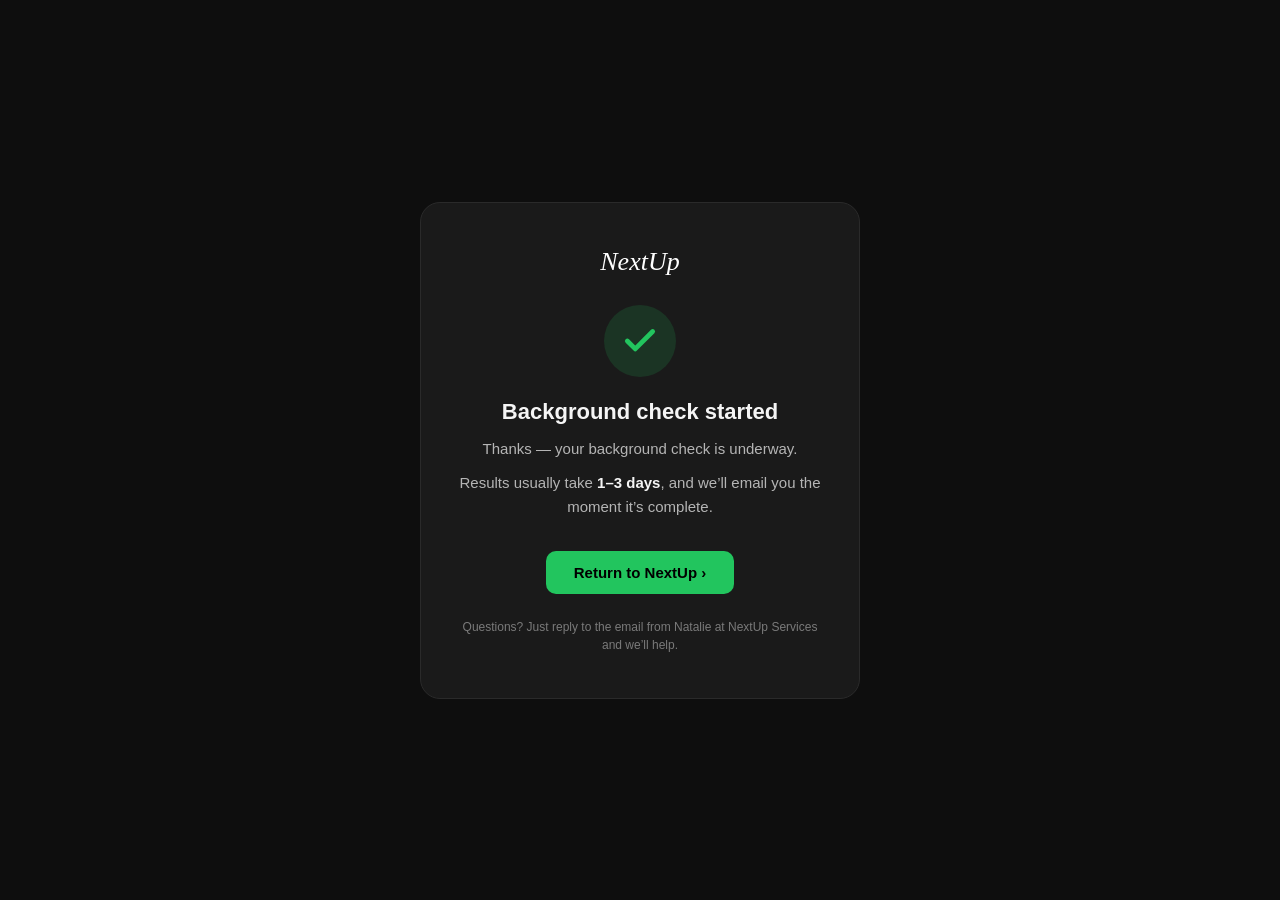
<file: verify-bg-pending.html>
<!DOCTYPE html>
<html lang="en">
<head>
<meta charset="UTF-8">
<meta name="viewport" content="width=device-width, initial-scale=1">
<title>Background Check Started — NextUp Services</title>
<style>
  *{box-sizing:border-box;margin:0;padding:0}
  body{font-family:-apple-system,'Segoe UI',Roboto,Helvetica,Arial,sans-serif;background:#0e0e0e;color:#f5f5f5;min-height:100vh;display:flex;align-items:center;justify-content:center;padding:24px;}
  .card{max-width:440px;width:100%;text-align:center;background:#1a1a1a;border:1px solid #2a2a2a;border-radius:20px;padding:44px 32px;}
  .brand{font-family:Georgia,'Times New Roman',serif;font-style:italic;font-size:26px;color:#fff;margin-bottom:28px;}
  .check{width:72px;height:72px;border-radius:50%;background:rgba(34,197,94,0.15);display:flex;align-items:center;justify-content:center;margin:0 auto 22px;}
  .check svg{width:38px;height:38px;stroke:#22c55e;stroke-width:3;fill:none;stroke-linecap:round;stroke-linejoin:round;}
  h1{font-size:22px;font-weight:700;margin-bottom:12px;}
  p{font-size:15px;line-height:1.6;color:#b5b5b5;margin-bottom:10px;}
  .btn{display:inline-block;margin-top:22px;background:#22c55e;color:#000;font-weight:600;font-size:15px;text-decoration:none;padding:13px 28px;border-radius:10px;}
  .small{font-size:12px;color:#7a7a7a;margin-top:24px;line-height:1.5;}
</style>
</head>
<body>
  <div class="card">
    <div class="brand">NextUp</div>
    <div class="check">
      <svg viewBox="0 0 24 24"><polyline points="20 6 9 17 4 12"></polyline></svg>
    </div>
    <h1>Background check started</h1>
    <p>Thanks &mdash; your background check is underway.</p>
    <p>Results usually take <strong style="color:#f5f5f5;">1&ndash;3&nbsp;days</strong>, and we&rsquo;ll email you the moment it&rsquo;s complete.</p>
    <a class="btn" href="https://app.nextupservices.com">Return to NextUp &rsaquo;</a>
    <div class="small">Questions? Just reply to the email from Natalie at NextUp Services and we&rsquo;ll help.</div>
  </div>
</body>
</html>
</file>
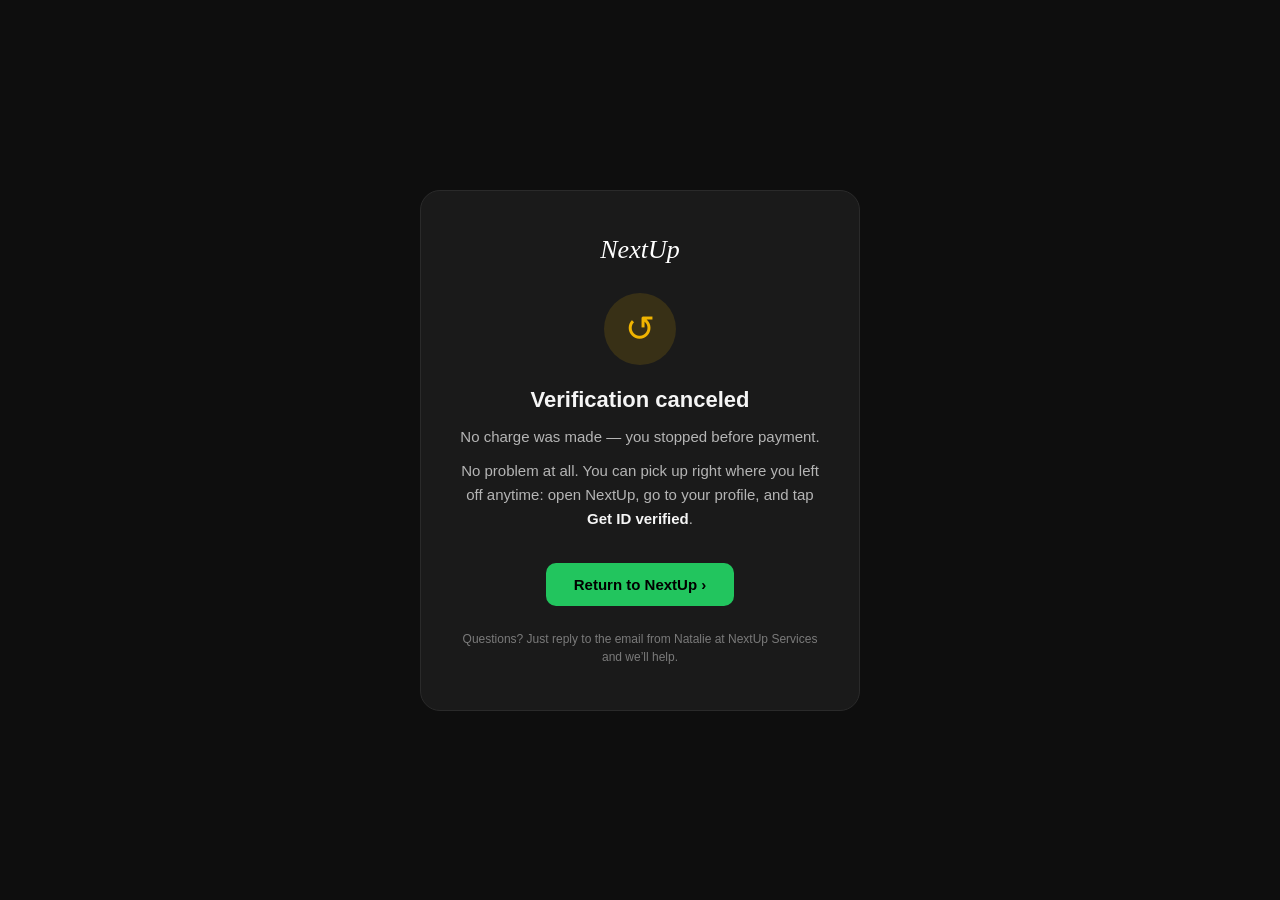
<file: verify-cancelled.html>
<!DOCTYPE html>
<html lang="en">
<head>
<meta charset="UTF-8">
<meta name="viewport" content="width=device-width, initial-scale=1">
<title>Verification Canceled — NextUp Services</title>
<style>
  *{box-sizing:border-box;margin:0;padding:0}
  body{font-family:-apple-system,'Segoe UI',Roboto,Helvetica,Arial,sans-serif;background:#0e0e0e;color:#f5f5f5;min-height:100vh;display:flex;align-items:center;justify-content:center;padding:24px;}
  .card{max-width:440px;width:100%;text-align:center;background:#1a1a1a;border:1px solid #2a2a2a;border-radius:20px;padding:44px 32px;}
  .brand{font-family:Georgia,'Times New Roman',serif;font-style:italic;font-size:26px;color:#fff;margin-bottom:28px;}
  .icon{width:72px;height:72px;border-radius:50%;background:rgba(240,180,0,0.14);display:flex;align-items:center;justify-content:center;margin:0 auto 22px;color:#f0b400;font-size:36px;line-height:1;}
  h1{font-size:22px;font-weight:700;margin-bottom:12px;}
  p{font-size:15px;line-height:1.6;color:#b5b5b5;margin-bottom:10px;}
  .btn{display:inline-block;margin-top:22px;background:#22c55e;color:#000;font-weight:600;font-size:15px;text-decoration:none;padding:13px 28px;border-radius:10px;}
  .small{font-size:12px;color:#7a7a7a;margin-top:24px;line-height:1.5;}
</style>
</head>
<body>
  <div class="card">
    <div class="brand">NextUp</div>
    <div class="icon">&#8634;</div>
    <h1>Verification canceled</h1>
    <p>No charge was made &mdash; you stopped before payment.</p>
    <p>No problem at all. You can pick up right where you left off anytime: open NextUp, go to your profile, and tap <strong style="color:#f5f5f5;">Get&nbsp;ID&nbsp;verified</strong>.</p>
    <a class="btn" href="https://app.nextupservices.com">Return to NextUp &rsaquo;</a>
    <div class="small">Questions? Just reply to the email from Natalie at NextUp Services and we&rsquo;ll help.</div>
  </div>
</body>
</html>
</file>
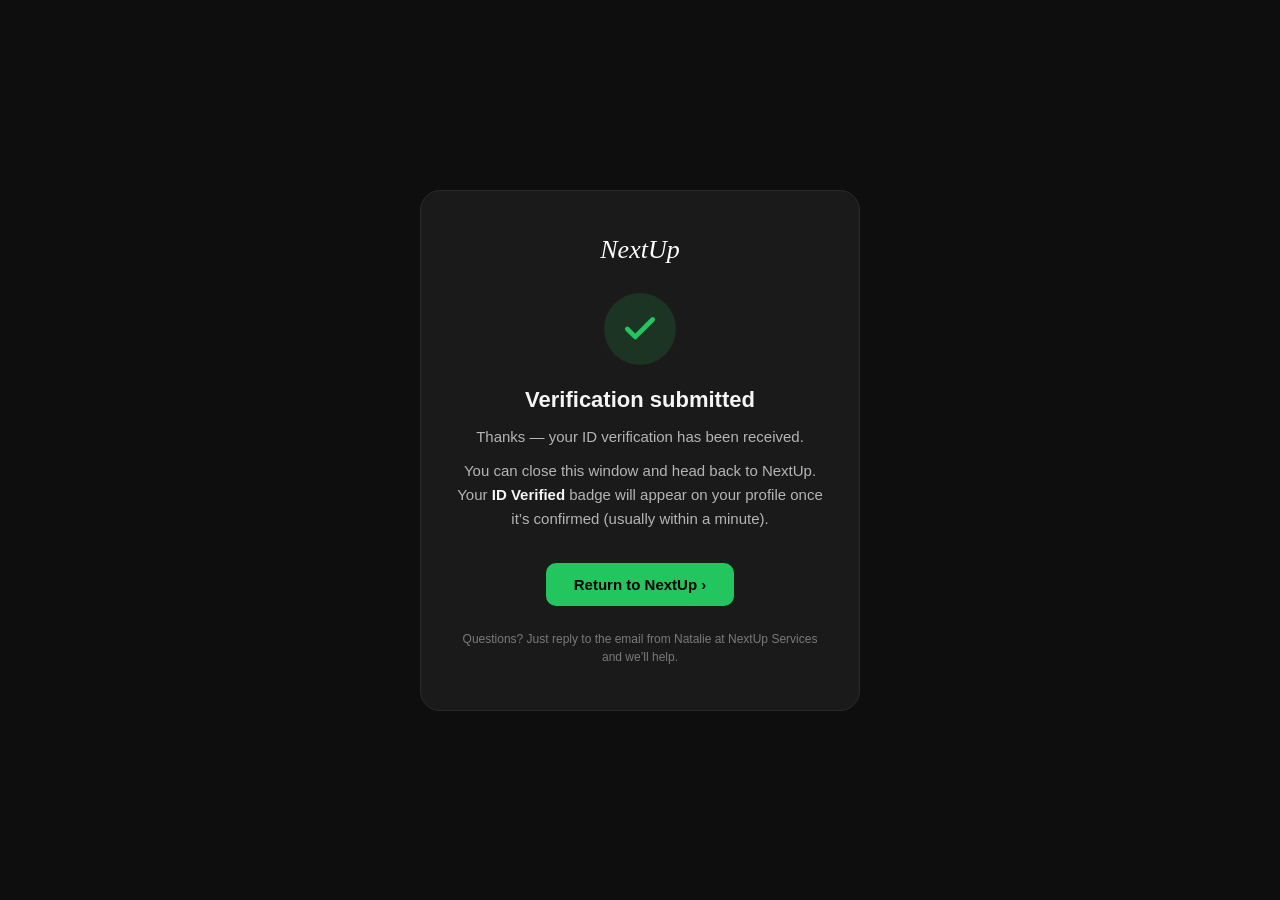
<file: verify-done.html>
<!DOCTYPE html>
<html lang="en">
<head>
<meta charset="UTF-8">
<meta name="viewport" content="width=device-width, initial-scale=1">
<title>Verification Submitted — NextUp Services</title>
<style>
  *{box-sizing:border-box;margin:0;padding:0}
  body{font-family:-apple-system,'Segoe UI',Roboto,Helvetica,Arial,sans-serif;background:#0e0e0e;color:#f5f5f5;min-height:100vh;display:flex;align-items:center;justify-content:center;padding:24px;}
  .card{max-width:440px;width:100%;text-align:center;background:#1a1a1a;border:1px solid #2a2a2a;border-radius:20px;padding:44px 32px;}
  .brand{font-family:Georgia,'Times New Roman',serif;font-style:italic;font-size:26px;color:#fff;margin-bottom:28px;}
  .check{width:72px;height:72px;border-radius:50%;background:rgba(34,197,94,0.15);display:flex;align-items:center;justify-content:center;margin:0 auto 22px;}
  .check svg{width:38px;height:38px;stroke:#22c55e;stroke-width:3;fill:none;stroke-linecap:round;stroke-linejoin:round;}
  h1{font-size:22px;font-weight:700;margin-bottom:12px;}
  p{font-size:15px;line-height:1.6;color:#b5b5b5;margin-bottom:10px;}
  .btn{display:inline-block;margin-top:22px;background:#22c55e;color:#000;font-weight:600;font-size:15px;text-decoration:none;padding:13px 28px;border-radius:10px;}
  .small{font-size:12px;color:#7a7a7a;margin-top:24px;line-height:1.5;}
</style>
</head>
<body>
  <div class="card">
    <div class="brand">NextUp</div>
    <div class="check">
      <svg viewBox="0 0 24 24"><polyline points="20 6 9 17 4 12"></polyline></svg>
    </div>
    <h1>Verification submitted</h1>
    <p>Thanks &mdash; your ID verification has been received.</p>
    <p>You can close this window and head back to NextUp. Your <strong style="color:#f5f5f5;">ID&nbsp;Verified</strong> badge will appear on your profile once it&rsquo;s confirmed (usually within a minute).</p>
    <a class="btn" href="https://app.nextupservices.com">Return to NextUp &rsaquo;</a>
    <div class="small">Questions? Just reply to the email from Natalie at NextUp Services and we&rsquo;ll help.</div>
  </div>
</body>
</html>
</file>
